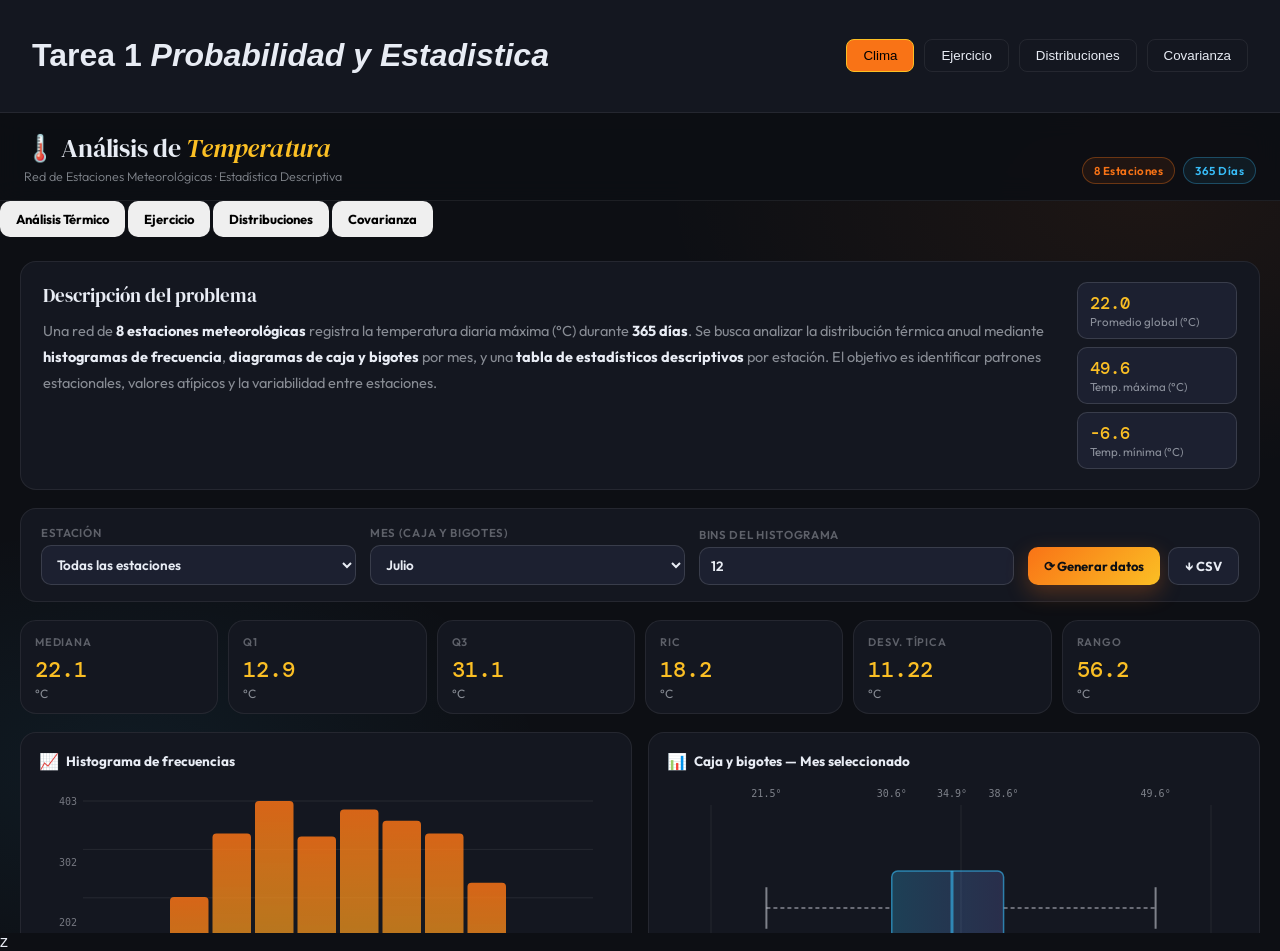
<file: index.html>
<!DOCTYPE html>
<html lang="es">
<head>
    <meta charset="UTF-8">
    <title>Dashboard Meteorológico</title>
    <link rel="stylesheet" href="style.css">
</head>
<body>
    <header>
        <div class="logo-area">
            <h1>Tarea 1 <em>Probabilidad y Estadistica</em></h1>
        </div>
        <nav class="tabs-nav">
            <button class="tab-btn active" onclick="navegar('clima.html', event)">Clima</button>
            <button class="tab-btn" onclick="navegar('ejercicio.html', event)">Ejercicio</button>
            <button class="tab-btn" onclick="navegar('distribuciones.html', event)">Distribuciones</button>
            <button class="tab-btn" onclick="navegar('covarianza.html', event)">Covarianza</button>
        </nav>
    </header>

    <main id="content-area">
        <iframe src="clima.html" id="main-frame" frameborder="0"></iframe>
    </main>

    <script src="script.js"></script>z
</body>
</html>
</file>
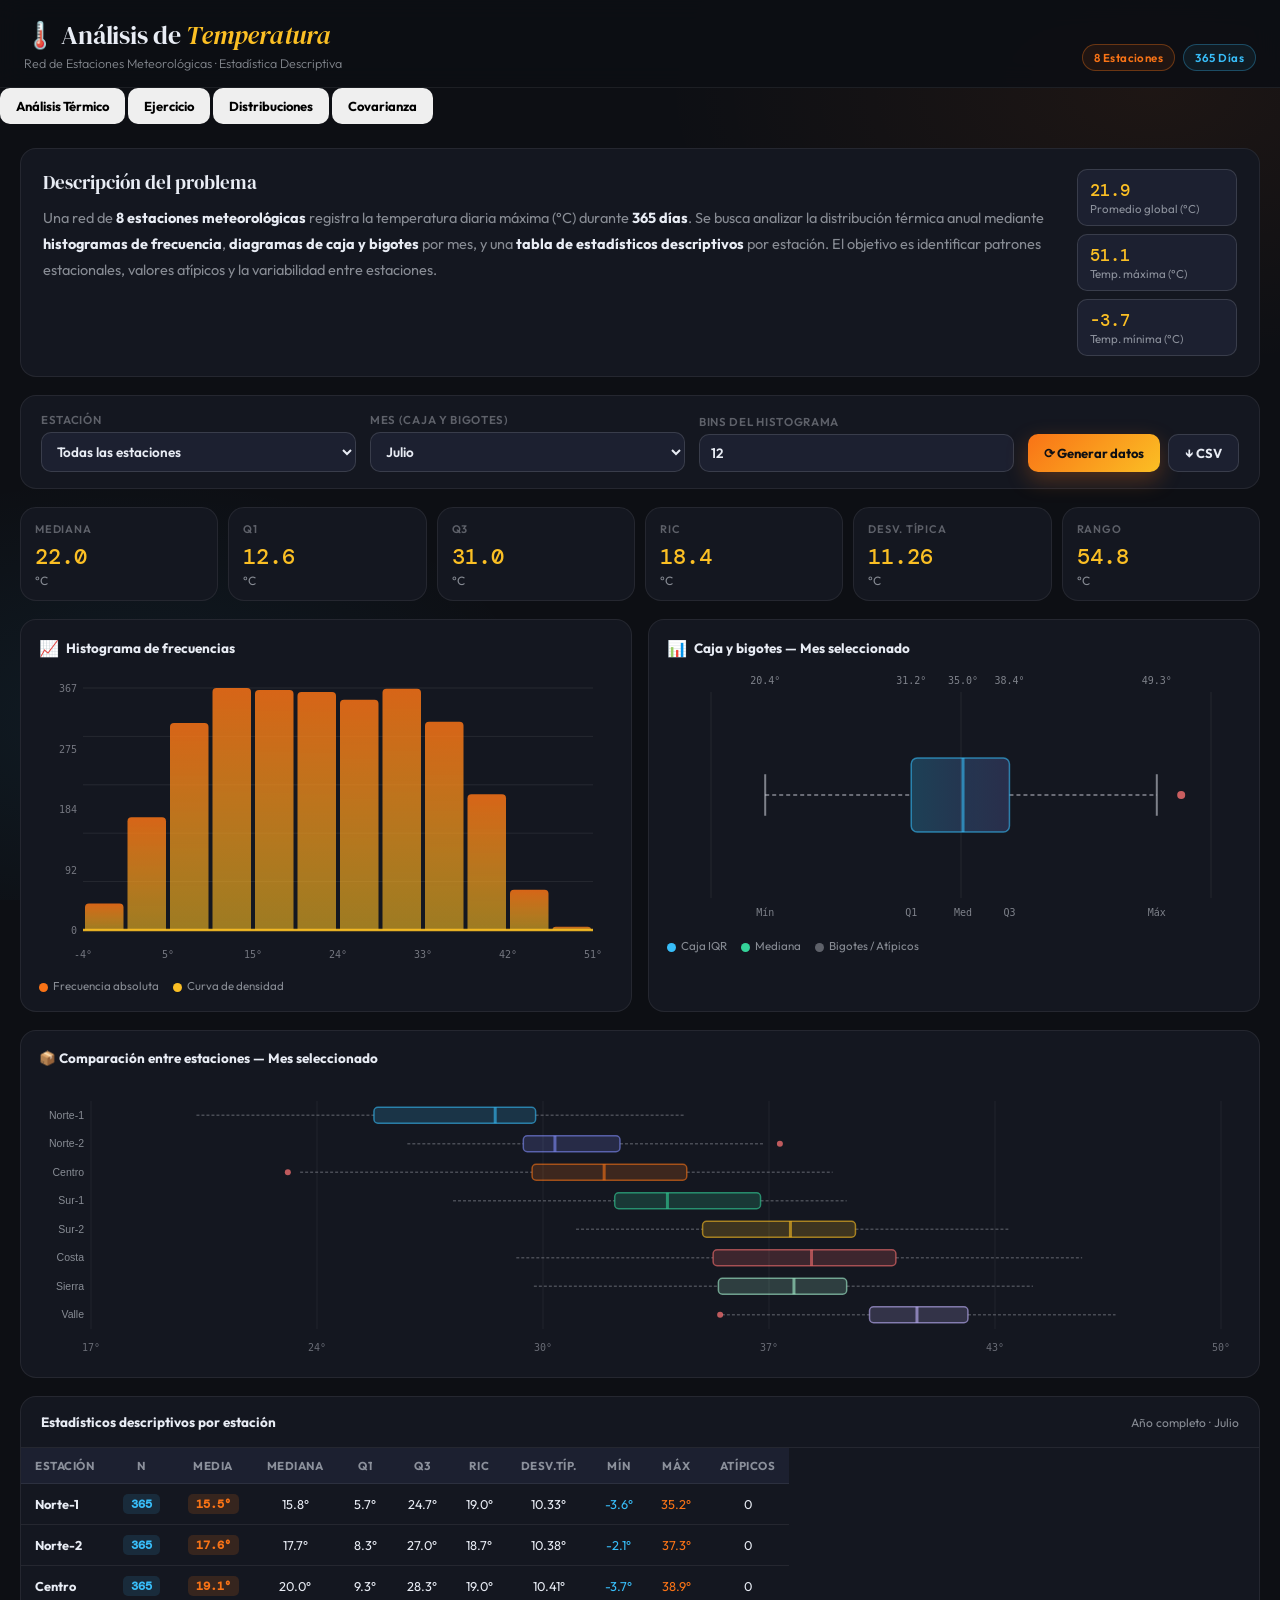
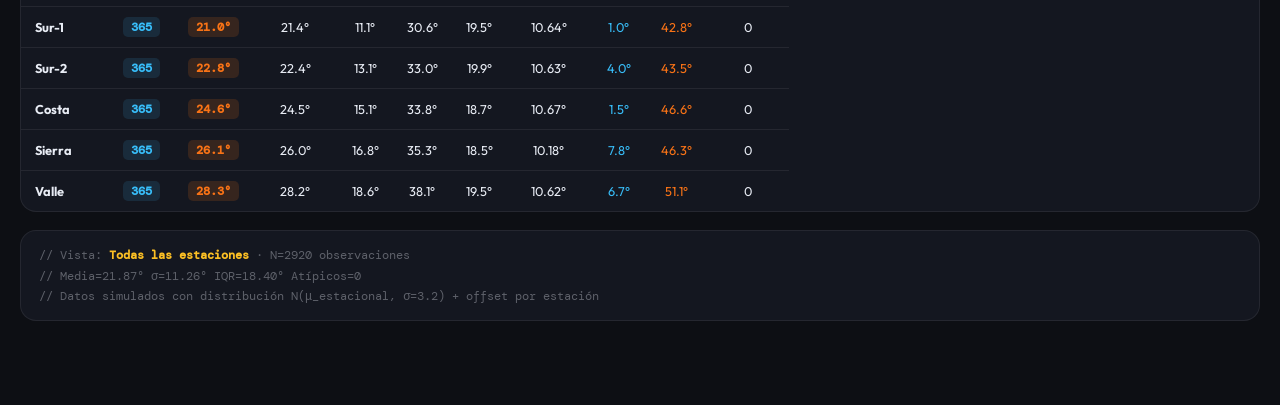
<file: clima.html>
<!DOCTYPE html>
<html lang="es">
<head>
<meta charset="UTF-8">
<meta name="viewport" content="width=device-width, initial-scale=1.0">
<title>Análisis de Temperatura — Estaciones Meteorológicas</title>
<link href="https://fonts.googleapis.com/css2?family=DM+Serif+Display:ital@0;1&family=DM+Mono:wght@400;500&family=Outfit:wght@300;400;600;700;900&display=swap" rel="stylesheet">

<style>
:root{
  --bg: #0d0f14;
  --surface: #141720;
  --surface2: #1c2030;
  --border: rgba(255,255,255,0.07);
  --border2: rgba(255,255,255,0.13);

  --text: #e8ecf4;
  --muted: rgba(232,236,244,0.55);
  --muted2: rgba(232,236,244,0.35);

  --accent: #f97316;        /* naranja cálido */
  --accent2: #fbbf24;       /* ámbar */
  --cool: #38bdf8;          /* azul frío */
  --cool2: #818cf8;         /* violeta */

  --ok: #34d399;
  --bad: #f87171;

  --r: 16px;
  --r-sm: 10px;
  --mono: 'DM Mono', monospace;

  --glow-warm: 0 0 32px rgba(249,115,22,0.22);
  --glow-cool: 0 0 32px rgba(56,189,248,0.18);
}

*{ box-sizing:border-box; margin:0; padding:0; }
html{ scroll-behavior:smooth; }

body{
  font-family: 'Outfit', sans-serif;
  background: var(--bg);
  color: var(--text);
  min-height: 100vh;
  padding-bottom: 60px;

  background-image:
    radial-gradient(ellipse 700px 400px at 90% 10%, rgba(249,115,22,0.07), transparent 70%),
    radial-gradient(ellipse 600px 350px at 10% 80%, rgba(56,189,248,0.07), transparent 70%);
  background-attachment: fixed;
}

/* ─────────────── HEADER ─────────────── */
header{
  border-bottom: 1px solid var(--border);
  padding: 20px 24px 16px;
  display: flex;
  align-items: flex-end;
  gap: 14px;
  flex-wrap: wrap;
  background: rgba(13,15,20,0.92);
  position: sticky;
  top: 0;
  z-index: 100;
  backdrop-filter: blur(12px);
}

.logo-area h1{
  font-family: 'DM Serif Display', serif;
  font-size: clamp(18px, 2.5vw, 26px);
  font-weight: 400;
  letter-spacing: -0.01em;
  line-height: 1.2;
}

.logo-area h1 em{
  font-style: italic;
  color: var(--accent2);
}

.logo-area p{
  font-size: 12.5px;
  color: var(--muted);
  margin-top: 4px;
  font-weight: 300;
}

.badges{
  display: flex;
  gap: 8px;
  flex-wrap: wrap;
  margin-left: auto;
  align-items: center;
}

.badge{
  font-size: 11.5px;
  font-weight: 600;
  padding: 5px 11px;
  border-radius: 999px;
  border: 1px solid;
  letter-spacing: 0.04em;
}

.badge-warm{
  color: var(--accent);
  border-color: rgba(249,115,22,0.35);
  background: rgba(249,115,22,0.08);
}

.badge-cool{
  color: var(--cool);
  border-color: rgba(56,189,248,0.30);
  background: rgba(56,189,248,0.07);
}

/* ─────────────── MAIN WRAP ─────────────── */
.wrap{
  max-width: 1280px;
  margin: 0 auto;
  padding: 24px 20px;
  display: grid;
  gap: 18px;
}

/* ─────────────── PROBLEMA / INTRO ─────────────── */
.intro{
  background: var(--surface);
  border: 1px solid var(--border);
  border-radius: var(--r);
  padding: 20px 22px;
  display: grid;
  grid-template-columns: 1fr auto;
  gap: 18px;
  align-items: start;
}

@media(max-width:680px){ .intro{ grid-template-columns:1fr; } }

.intro h2{
  font-family: 'DM Serif Display', serif;
  font-weight: 400;
  font-size: clamp(15px, 1.6vw, 19px);
  margin-bottom: 10px;
}

.intro p{
  font-size: clamp(13.2px, 0.9rem + 0.25vw, 14.5px);
  color: var(--muted);
  line-height: 1.8;
}

.intro p strong{ color: var(--text); font-weight: 700; }

.stat-chips{
  display: flex;
  flex-direction: column;
  gap: 8px;
  min-width: 160px;
}

.schip{
  background: var(--surface2);
  border: 1px solid var(--border2);
  border-radius: var(--r-sm);
  padding: 9px 12px;
  font-size: 12.2px;
}

.schip .sv{
  font-family: var(--mono);
  font-size: 17px;
  font-weight: 500;
  color: var(--accent2);
  display: block;
}

.schip .sl{ color: var(--muted); font-size: 11.5px; margin-top: 2px; }

/* ─────────────── CONTROLES ─────────────── */
.ctrl-bar{
  background: var(--surface);
  border: 1px solid var(--border);
  border-radius: var(--r);
  padding: 16px 20px;
  display: flex;
  gap: 14px;
  flex-wrap: wrap;
  align-items: flex-end;
}

.ctrl-group{
  display: flex;
  flex-direction: column;
  gap: 5px;
  flex: 1 1 140px;
}

label{
  font-size: 11.5px;
  font-weight: 600;
  color: var(--muted2);
  letter-spacing: 0.06em;
  text-transform: uppercase;
}

select, input[type="number"]{
  background: var(--surface2);
  border: 1px solid var(--border2);
  color: var(--text);
  border-radius: var(--r-sm);
  padding: 9px 11px;
  font-family: 'Outfit', sans-serif;
  font-size: 13.5px;
  font-weight: 600;
  outline: none;
  transition: border-color .15s, box-shadow .15s;
}

select:focus, input:focus{
  border-color: rgba(249,115,22,0.55);
  box-shadow: 0 0 0 3px rgba(249,115,22,0.12);
}

.btn-row{
  display: flex;
  gap: 8px;
  flex-wrap: wrap;
}

button{
  cursor: pointer;
  border: none;
  border-radius: var(--r-sm);
  padding: 10px 16px;
  font-family: 'Outfit', sans-serif;
  font-size: 13px;
  font-weight: 700;
  transition: filter .12s, transform .08s, box-shadow .12s;
}

button:active{ transform: translateY(1px); }

.btn-primary{
  background: linear-gradient(135deg, var(--accent), var(--accent2));
  color: #0d0f14;
  box-shadow: 0 8px 22px rgba(249,115,22,0.28);
}

.btn-primary:hover{ filter: brightness(1.08); }

.btn-sec{
  background: var(--surface2);
  color: var(--text);
  border: 1px solid var(--border2);
}

.btn-sec:hover{ border-color: rgba(255,255,255,0.2); }

/* ─────────────── KPI ROW ─────────────── */
.kpi-row{
  display: grid;
  grid-template-columns: repeat(auto-fit, minmax(130px, 1fr));
  gap: 10px;
}

.kpi-box{
  background: var(--surface);
  border: 1px solid var(--border);
  border-radius: var(--r);
  padding: 14px 14px 12px;
  transition: border-color .2s, box-shadow .2s;
}

.kpi-box:hover{
  border-color: rgba(249,115,22,0.3);
  box-shadow: var(--glow-warm);
}

.kpi-box .kl{ font-size: 11px; color: var(--muted2); font-weight: 600; letter-spacing: 0.07em; text-transform: uppercase; }
.kpi-box .kv{ font-family: var(--mono); font-size: 22px; font-weight: 500; margin-top: 6px; color: var(--accent2); }
.kpi-box .ku{ font-size: 12px; color: var(--muted); margin-top: 2px; }

/* ─────────────── CHARTS GRID ─────────────── */
.charts-grid{
  display: grid;
  grid-template-columns: 1fr 1fr;
  gap: 16px;
}

@media(max-width:860px){ .charts-grid{ grid-template-columns:1fr; } }

.chart-card{
  background: var(--surface);
  border: 1px solid var(--border);
  border-radius: var(--r);
  padding: 18px;
  display: flex;
  flex-direction: column;
  gap: 10px;
}

.chart-card h3{
  font-size: 13.5px;
  font-weight: 700;
  color: var(--text);
  display: flex;
  align-items: center;
  gap: 7px;
}

.chart-card h3 span{
  font-size: 16px;
}

canvas{
  display: block;
  width: 100%;
  height: clamp(220px, 28vw, 300px);
  background: transparent;
  border-radius: var(--r-sm);
}

.legend{
  display: flex;
  gap: 14px;
  flex-wrap: wrap;
  font-size: 11.5px;
  color: var(--muted);
}

.dot{
  display: inline-block;
  width: 9px; height: 9px;
  border-radius: 50%;
  margin-right: 5px;
  vertical-align: middle;
}

/* ─────────────── TABLE SECTION ─────────────── */
.table-wrap{
  background: var(--surface);
  border: 1px solid var(--border);
  border-radius: var(--r);
  overflow: hidden;
}

.table-head{
  padding: 16px 20px;
  border-bottom: 1px solid var(--border);
  font-size: 13.5px;
  font-weight: 700;
  display: flex;
  justify-content: space-between;
  align-items: center;
}

table{
  width: 100%;
  border-collapse: collapse;
  display: block;
  overflow-x: auto;
  -webkit-overflow-scrolling: touch;
}

th, td{
  padding: 10px 14px;
  text-align: center;
  font-size: 12.8px;
  white-space: nowrap;
  border-bottom: 1px solid var(--border);
}

th{
  background: var(--surface2);
  font-weight: 700;
  font-size: 11.5px;
  letter-spacing: 0.05em;
  color: var(--muted);
  text-transform: uppercase;
}

tr:last-child td{ border-bottom: none; }
tr:hover td{ background: rgba(255,255,255,0.025); }

.chip-warm{
  display: inline-block;
  background: rgba(249,115,22,0.15);
  color: var(--accent);
  border-radius: 5px;
  padding: 2px 8px;
  font-size: 12px;
  font-weight: 700;
  font-family: var(--mono);
}

.chip-cool{
  display: inline-block;
  background: rgba(56,189,248,0.12);
  color: var(--cool);
  border-radius: 5px;
  padding: 2px 8px;
  font-size: 12px;
  font-weight: 700;
  font-family: var(--mono);
}

/* ─────────────── BOXPLOT CUSTOM ─────────────── */
.boxplot-row{
  background: var(--surface);
  border: 1px solid var(--border);
  border-radius: var(--r);
  padding: 18px;
}

.boxplot-row h3{
  font-size: 13.5px;
  font-weight: 700;
  margin-bottom: 12px;
}

canvas#box{
  height: clamp(180px, 22vw, 260px);
}

/* ─────────────── FOOTER MONO ─────────────── */
.footer-note{
  background: var(--surface);
  border: 1px solid var(--border);
  border-radius: var(--r);
  padding: 14px 18px;
  font-family: var(--mono);
  font-size: 12px;
  color: var(--muted2);
  line-height: 1.7;
}

/* responsive tweaks */
@media(max-width:520px){
  .wrap{ padding: 16px 14px; }
  .intro{ padding: 16px; }
}

@media(prefers-reduced-motion: reduce){
  *{ transition: none !important; }
}
</style>
</head>

<body>

<header>
  <div class="logo-area">
    <h1>🌡️ Análisis de <em>Temperatura</em></h1>
    <p>Red de Estaciones Meteorológicas · Estadística Descriptiva</p>
  </div>
  <div class="badges">
    <span class="badge badge-warm">8 Estaciones</span>
    <span class="badge badge-cool">365 Días</span>
  </div>
</header>


<nav class="tabs-nav">
  <button class="tab-btn active" onclick="openTab(event, 'tab-analisis')">Análisis Térmico</button>
  <button class="tab-btn" onclick="openTab(event, 'tab-ejercicio')">Ejercicio</button>
  <button class="tab-btn" onclick="openTab(event, 'tab-distribuciones')">Distribuciones</button>
  <button class="tab-btn" onclick="openTab(event, 'tab-covarianza')">Covarianza</button>
</nav>

<div id="tab-analisis" class="tab-content active">
   </div>

<div class="wrap">

  <!-- INTRO -->
  <div class="intro">
    <div>
      <h2>Descripción del problema</h2>
      <p>
        Una red de <strong>8 estaciones meteorológicas</strong> registra la temperatura diaria máxima (°C)
        durante <strong>365 días</strong>. Se busca analizar la distribución térmica anual mediante
        <strong>histogramas de frecuencia</strong>, <strong>diagramas de caja y bigotes</strong> por mes,
        y una <strong>tabla de estadísticos descriptivos</strong> por estación.
        El objetivo es identificar patrones estacionales, valores atípicos y la variabilidad entre estaciones.
      </p>
    </div>
    <div class="stat-chips" id="statChips">
      <div class="schip"><span class="sv" id="sc1">—</span><span class="sl">Promedio global (°C)</span></div>
      <div class="schip"><span class="sv" id="sc2">—</span><span class="sl">Temp. máxima (°C)</span></div>
      <div class="schip"><span class="sv" id="sc3">—</span><span class="sl">Temp. mínima (°C)</span></div>
    </div>
  </div>

  <!-- CONTROLES -->
  <div class="ctrl-bar">
    <div class="ctrl-group">
      <label>Estación</label>
      <select id="selEstacion" onchange="actualizarVistas()">
        <option value="all">Todas las estaciones</option>
      </select>
    </div>
    <div class="ctrl-group">
      <label>Mes (caja y bigotes)</label>
      <select id="selMes" onchange="actualizarVistas()"></select>
    </div>
    <div class="ctrl-group">
      <label>Bins del histograma</label>
      <input type="number" id="inputBins" value="12" min="5" max="30" onchange="actualizarVistas()">
    </div>
    <div class="btn-row">
      <button class="btn-primary" onclick="generarDatos()">⟳ Generar datos</button>
      <button class="btn-sec" onclick="exportarCSV()">↓ CSV</button>
    </div>
  </div>

  <!-- KPI ROW -->
  <div class="kpi-row" id="kpiRow">
    <div class="kpi-box"><div class="kl">Mediana</div><div class="kv" id="kv1">—</div><div class="ku">°C</div></div>
    <div class="kpi-box"><div class="kl">Q1</div><div class="kv" id="kv2">—</div><div class="ku">°C</div></div>
    <div class="kpi-box"><div class="kl">Q3</div><div class="kv" id="kv3">—</div><div class="ku">°C</div></div>
    <div class="kpi-box"><div class="kl">RIC</div><div class="kv" id="kv4">—</div><div class="ku">°C</div></div>
    <div class="kpi-box"><div class="kl">Desv. típica</div><div class="kv" id="kv5">—</div><div class="ku">°C</div></div>
    <div class="kpi-box"><div class="kl">Rango</div><div class="kv" id="kv6">—</div><div class="ku">°C</div></div>
  </div>

  <!-- CHARTS -->
  <div class="charts-grid">
    <div class="chart-card">
      <h3><span>📈</span> Histograma de frecuencias</h3>
      <canvas id="hist"></canvas>
      <div class="legend">
        <span><span class="dot" style="background:var(--accent)"></span>Frecuencia absoluta</span>
        <span><span class="dot" style="background:var(--accent2)"></span>Curva de densidad</span>
      </div>
    </div>

    <div class="chart-card">
      <h3><span>📊</span> Caja y bigotes — Mes seleccionado</h3>
      <canvas id="box"></canvas>
      <div class="legend" id="boxLegend">
        <span><span class="dot" style="background:var(--cool)"></span>Caja IQR</span>
        <span><span class="dot" style="background:var(--ok)"></span>Mediana</span>
        <span><span class="dot" style="background:var(--muted2)"></span>Bigotes / Atípicos</span>
      </div>
    </div>
  </div>

  <!-- BOX POR ESTACIÓN (mes seleccionado) -->
  <div class="boxplot-row">
    <h3>📦 Comparación entre estaciones — Mes seleccionado</h3>
    <canvas id="boxCompar" style="height:clamp(200px,25vw,280px)"></canvas>
  </div>

  <!-- TABLA -->
  <div class="table-wrap">
    <div class="table-head">
      <span>Estadísticos descriptivos por estación</span>
      <span style="font-size:12px;font-weight:400;color:var(--muted)" id="labelMes"></span>
    </div>
    <table id="tbl">
      <thead><tr id="tHead"></tr></thead>
      <tbody id="tBody"></tbody>
    </table>
  </div>

  <!-- FOOTER NOTE -->
  <div class="footer-note" id="footerNote">
    // Los datos son simulados con distribución normal por temporada<br>
    // Carga inicial: generando valores aleatorios...
  </div>

</div>

<script>
/* ===== CONFIGURACIÓN ===== */
const N_EST   = 8;
const N_DIAS  = 365;
const NOMBRES = ["Norte-1","Norte-2","Centro","Sur-1","Sur-2","Costa","Sierra","Valle"];
const MESES   = ["Enero","Febrero","Marzo","Abril","Mayo","Junio",
                 "Julio","Agosto","Septiembre","Octubre","Noviembre","Diciembre"];
const DIAS_MES= [31,28,31,30,31,30,31,31,30,31,30,31];

/* data[estacion][dia] = temperatura */
let data = [];

/* ===== UTILIDADES ESTADÍSTICAS ===== */
const suma   = a => a.reduce((s,v)=>s+v,0);
const media  = a => suma(a)/a.length;
const ord    = a => [...a].sort((x,y)=>x-y);

function cuantil(arr, p){
  const s=ord(arr), n=s.length;
  const pos = p*(n-1);
  const lo=Math.floor(pos), hi=Math.ceil(pos);
  if(lo===hi) return s[lo];
  return s[lo]*(hi-pos) + s[hi]*(pos-lo);
}

function desv(arr){
  const m=media(arr);
  return Math.sqrt(arr.reduce((s,v)=>s+(v-m)**2,0)/arr.length);
}

function boxStats(arr){
  const s=ord(arr);
  const q1=cuantil(s,0.25), q2=cuantil(s,0.50), q3=cuantil(s,0.75);
  const iqr=q3-q1;
  const wLo=Math.max(s[0], q1-1.5*iqr);
  const wHi=Math.min(s[s.length-1], q3+1.5*iqr);
  const out=s.filter(v=>v<wLo||v>wHi);
  return {q1,q2,q3,iqr,wLo,wHi,min:s[0],max:s[s.length-1],out};
}

/* ===== GENERACIÓN DE DATOS ===== */
function randn(){
  let u=0,v=0;
  while(!u) u=Math.random();
  while(!v) v=Math.random();
  return Math.sqrt(-2*Math.log(u))*Math.cos(2*Math.PI*v);
}

/* Temperatura base por día del año (patrón sinusoidal) */
function tempBase(dia){
  /* pico en julio ~día 196, mín en enero */
  return 22 + 14*Math.sin(2*Math.PI*(dia-80)/365);
}

function generarDatos(){
  data = [];
  for(let e=0;e<N_EST;e++){
    let fila=[];
    /* cada estación tiene un offset propio */
    const offset = (e-3.5)*1.8;
    for(let d=0;d<N_DIAS;d++){
      const base = tempBase(d) + offset;
      const temp = base + randn()*3.2;
      fila.push(+temp.toFixed(1));
    }
    data.push(fila);
  }
  llenarSelects();
  actualizarVistas();
}

/* ===== SELECTS ===== */
function llenarSelects(){
  const selE=document.getElementById("selEstacion");
  selE.innerHTML="<option value='all'>Todas las estaciones</option>";
  NOMBRES.forEach((n,i)=>{
    let op=document.createElement("option");
    op.value=i; op.text=n; selE.appendChild(op);
  });

  const selM=document.getElementById("selMes");
  selM.innerHTML="";
  MESES.forEach((m,i)=>{
    let op=document.createElement("option");
    op.value=i; op.text=m; selM.appendChild(op);
  });
  selM.value=6; /* julio por defecto */
}

/* ===== DATOS FILTRADOS ===== */
function datosEstacion(e){
  return e==="all" ? data.flat() : data[parseInt(e)];
}

function datosMes(e,m){
  /* offset de inicio del mes m en el año */
  let inicio=0;
  for(let i=0;i<m;i++) inicio+=DIAS_MES[i];
  const len=DIAS_MES[m];
  if(e==="all"){
    return data.map(fila=>fila.slice(inicio,inicio+len)).flat();
  }
  return data[parseInt(e)].slice(inicio,inicio+len);
}

/* ===== ACTUALIZAR TODO ===== */
function actualizarVistas(){
  const eVal=document.getElementById("selEstacion").value;
  const mVal=parseInt(document.getElementById("selMes").value);
  const bins=Math.max(5,Math.min(30,parseInt(document.getElementById("inputBins").value)||12));

  const todosDatos = datosEstacion(eVal);
  const messDatos  = datosMes(eVal, mVal);

  actualizarKPI(todosDatos);
  actualizarChips(todosDatos);
  dibujarHist(todosDatos, bins);
  dibujarBox(messDatos);
  dibujarBoxCompar(mVal);
  actualizarTabla();
  document.getElementById("labelMes").textContent = "Año completo · "+MESES[mVal];
  actualizarFooter(todosDatos, eVal);
}

/* ===== KPI ===== */
function actualizarKPI(arr){
  const b=boxStats(arr);
  const d=desv(arr);
  document.getElementById("kv1").textContent=b.q2.toFixed(1);
  document.getElementById("kv2").textContent=b.q1.toFixed(1);
  document.getElementById("kv3").textContent=b.q3.toFixed(1);
  document.getElementById("kv4").textContent=b.iqr.toFixed(1);
  document.getElementById("kv5").textContent=d.toFixed(2);
  document.getElementById("kv6").textContent=(b.max-b.min).toFixed(1);
}

function actualizarChips(arr){
  const m=media(arr), mx=Math.max(...arr), mn=Math.min(...arr);
  document.getElementById("sc1").textContent=m.toFixed(1);
  document.getElementById("sc2").textContent=mx.toFixed(1);
  document.getElementById("sc3").textContent=mn.toFixed(1);
}

/* ===== HISTOGRAMA ===== */
function dibujarHist(vals, bins){
  const c=document.getElementById("hist");
  const ctx=c.getContext("2d");
  c.width=c.offsetWidth||600; c.height=c.offsetHeight||280;
  ctx.clearRect(0,0,c.width,c.height);

  const mn=Math.min(...vals), mx=Math.max(...vals);
  const ancho_bin=(mx-mn)/bins;
  const cont=new Array(bins).fill(0);
  vals.forEach(v=>{
    const i=Math.min(Math.floor((v-mn)/ancho_bin), bins-1);
    cont[i]++;
  });
  const maxC=Math.max(...cont);

  const pad={top:20,right:20,bot:38,left:44};
  const W=c.width-pad.left-pad.right;
  const H=c.height-pad.top-pad.bot;

  /* ejes */
  ctx.strokeStyle="rgba(255,255,255,0.08)";
  ctx.lineWidth=1;
  for(let g=0;g<=5;g++){
    const y=pad.top+H*(1-g/5);
    ctx.beginPath(); ctx.moveTo(pad.left,y); ctx.lineTo(pad.left+W,y); ctx.stroke();
  }

  const bw=W/bins;

  /* barras */
  cont.forEach((v,i)=>{
    const h=(v/maxC)*H;
    const x=pad.left+i*bw, y=pad.top+H-h;

    const grad=ctx.createLinearGradient(0,y,0,y+h);
    grad.addColorStop(0,"rgba(249,115,22,0.85)");
    grad.addColorStop(1,"rgba(251,191,36,0.60)");
    ctx.fillStyle=grad;
    ctx.beginPath();
    ctx.roundRect(x+2, y, bw-4, h, [4,4,0,0]);
    ctx.fill();
  });

  /* curva de densidad (KDE suave) */
  const paso=W/(bins*4);
  ctx.beginPath();
  ctx.strokeStyle="rgba(251,191,36,0.90)";
  ctx.lineWidth=2.5;
  let first=true;
  for(let p=0;p<=bins*4;p++){
    const xv=mn + (p/(bins*4))*(mx-mn);
    /* KDE gaussiano simplificado */
    const h_bw=(mx-mn)*0.08;
    let dens=0;
    vals.forEach(v=>{ dens+=Math.exp(-0.5*((xv-v)/h_bw)**2)/(h_bw*Math.sqrt(2*Math.PI)); });
    dens/=vals.length;
    const scale=maxC/vals.length*(mx-mn)/bins;
    const yy=pad.top+H-(dens*scale/maxC)*H;
    if(first){ ctx.moveTo(pad.left+p*paso,yy); first=false; }
    else ctx.lineTo(pad.left+p*paso,yy);
  }
  ctx.stroke();

  /* etiquetas eje X */
  ctx.fillStyle="rgba(232,236,244,0.45)";
  ctx.font="10px 'DM Mono',monospace";
  ctx.textAlign="center";
  for(let i=0;i<=bins;i+=Math.ceil(bins/6)){
    const lbl=(mn+i*ancho_bin).toFixed(0)+"°";
    ctx.fillText(lbl, pad.left+i*bw, c.height-10);
  }

  /* etiquetas eje Y */
  ctx.textAlign="right";
  for(let g=0;g<=4;g++){
    const val=Math.round(maxC*g/4);
    ctx.fillText(val, pad.left-6, pad.top+H*(1-g/4)+4);
  }
}

/* ===== BOX PRINCIPAL ===== */
function dibujarBox(vals){
  const c=document.getElementById("box");
  const ctx=c.getContext("2d");
  c.width=c.offsetWidth||600; c.height=c.offsetHeight||260;
  ctx.clearRect(0,0,c.width,c.height);

  const b=boxStats(vals);
  const pad={top:24,right:30,bot:30,left:44};
  const W=c.width-pad.left-pad.right;
  const H=c.height-pad.top-pad.bot;

  const mn=b.wLo-4, mx=b.wHi+4;
  const sc=v=>pad.left + (v-mn)/(mx-mn)*W;

  /* grid */
  ctx.strokeStyle="rgba(255,255,255,0.07)";
  ctx.lineWidth=1;
  [mn,(mn+mx)/2,mx].forEach(v=>{
    ctx.beginPath(); ctx.moveTo(sc(v),pad.top); ctx.lineTo(sc(v),pad.top+H); ctx.stroke();
  });

  const cy=pad.top+H/2;
  const boxH=H*0.36;

  /* bigotes */
  ctx.strokeStyle="rgba(232,236,244,0.40)";
  ctx.lineWidth=2;
  ctx.setLineDash([4,3]);
  ctx.beginPath(); ctx.moveTo(sc(b.wLo),cy); ctx.lineTo(sc(b.q1),cy); ctx.stroke();
  ctx.beginPath(); ctx.moveTo(sc(b.q3),cy); ctx.lineTo(sc(b.wHi),cy); ctx.stroke();
  ctx.setLineDash([]);

  /* tapas bigotes */
  [[b.wLo],[b.wHi]].forEach(([v])=>{
    ctx.strokeStyle="rgba(232,236,244,0.50)";
    ctx.lineWidth=2;
    ctx.beginPath();
    ctx.moveTo(sc(v), cy-boxH*0.28);
    ctx.lineTo(sc(v), cy+boxH*0.28);
    ctx.stroke();
  });

  /* caja */
  const grad=ctx.createLinearGradient(sc(b.q1),0,sc(b.q3),0);
  grad.addColorStop(0,"rgba(56,189,248,0.25)");
  grad.addColorStop(1,"rgba(129,140,248,0.20)");
  ctx.fillStyle=grad;
  ctx.strokeStyle="rgba(56,189,248,0.60)";
  ctx.lineWidth=1.5;
  ctx.beginPath();
  ctx.roundRect(sc(b.q1), cy-boxH/2, sc(b.q3)-sc(b.q1), boxH, 6);
  ctx.fill(); ctx.stroke();

  /* mediana */
  ctx.strokeStyle="var(--ok)";
  ctx.lineWidth=3;
  ctx.beginPath();
  ctx.moveTo(sc(b.q2), cy-boxH/2);
  ctx.lineTo(sc(b.q2), cy+boxH/2);
  ctx.stroke();

  /* atípicos */
  b.out.forEach(v=>{
    ctx.beginPath();
    ctx.arc(sc(v), cy, 4, 0, Math.PI*2);
    ctx.fillStyle="rgba(248,113,113,0.80)";
    ctx.fill();
  });

  /* etiquetas */
  ctx.fillStyle="rgba(232,236,244,0.50)";
  ctx.font="10px 'DM Mono',monospace";
  ctx.textAlign="center";
  [[b.wLo,"Mín"],[b.q1,"Q1"],[b.q2,"Med"],[b.q3,"Q3"],[b.wHi,"Máx"]].forEach(([v,lbl])=>{
    ctx.fillText(lbl,sc(v),pad.top+H+18);
    ctx.fillText(v.toFixed(1)+"°",sc(v),pad.top-8);
  });
}

/* ===== BOX COMPARATIVO POR ESTACIÓN ===== */
function dibujarBoxCompar(mes){
  const c=document.getElementById("boxCompar");
  const ctx=c.getContext("2d");
  c.width=c.offsetWidth||900; c.height=c.offsetHeight||240;
  ctx.clearRect(0,0,c.width,c.height);

  const boxs=NOMBRES.map((_,e)=>boxStats(datosMes(e,mes)));
  const allVals=boxs.map(b=>[b.wLo,b.wHi]).flat();
  const mn=Math.min(...allVals)-3, mx=Math.max(...allVals)+3;

  const pad={top:22,right:20,bot:30,left:52};
  const W=c.width-pad.left-pad.right;
  const H=c.height-pad.top-pad.bot;

  const sc=v=>pad.left+(v-mn)/(mx-mn)*W;
  const rowH=H/N_EST;

  /* grid */
  ctx.strokeStyle="rgba(255,255,255,0.06)";
  ctx.lineWidth=1;
  for(let g=0;g<=5;g++){
    const x=pad.left+g*W/5;
    ctx.beginPath(); ctx.moveTo(x,pad.top); ctx.lineTo(x,pad.top+H); ctx.stroke();
  }

  const COLORS_BOX=[
    "rgba(56,189,248,0.60)","rgba(129,140,248,0.60)","rgba(249,115,22,0.60)",
    "rgba(52,211,153,0.60)","rgba(251,191,36,0.60)","rgba(248,113,113,0.60)",
    "rgba(167,243,208,0.60)","rgba(196,181,253,0.60)"
  ];

  boxs.forEach((b,i)=>{
    const cy=pad.top+rowH*(i+0.5);
    const bH=rowH*0.28;

    /* etiqueta estación */
    ctx.fillStyle="rgba(232,236,244,0.55)";
    ctx.font="10.5px 'Outfit',sans-serif";
    ctx.textAlign="right";
    ctx.fillText(NOMBRES[i], pad.left-7, cy+3.5);

    /* bigotes */
    ctx.strokeStyle="rgba(232,236,244,0.25)";
    ctx.lineWidth=1.5;
    ctx.setLineDash([3,2]);
    ctx.beginPath(); ctx.moveTo(sc(b.wLo),cy); ctx.lineTo(sc(b.q1),cy); ctx.stroke();
    ctx.beginPath(); ctx.moveTo(sc(b.q3),cy); ctx.lineTo(sc(b.wHi),cy); ctx.stroke();
    ctx.setLineDash([]);

    /* caja */
    ctx.fillStyle=COLORS_BOX[i].replace("0.60","0.18");
    ctx.strokeStyle=COLORS_BOX[i];
    ctx.lineWidth=1.5;
    ctx.beginPath();
    ctx.roundRect(sc(b.q1), cy-bH, sc(b.q3)-sc(b.q1), bH*2, 4);
    ctx.fill(); ctx.stroke();

    /* mediana */ 
    ctx.strokeStyle=COLORS_BOX[i];
    ctx.lineWidth=3;
    ctx.beginPath(); ctx.moveTo(sc(b.q2),cy-bH); ctx.lineTo(sc(b.q2),cy+bH); ctx.stroke();

    /* atípicos */
    b.out.forEach(v=>{
      ctx.beginPath();
      ctx.arc(sc(v), cy, 3, 0, Math.PI*2);
      ctx.fillStyle="rgba(248,113,113,0.75)";
      ctx.fill();
    });
  });

  /* eje X etiquetas */
  ctx.fillStyle="rgba(232,236,244,0.40)";
  ctx.font="10px 'DM Mono',monospace";
  ctx.textAlign="center";
  for(let g=0;g<=5;g++){
    const v=(mn+g*(mx-mn)/5).toFixed(0)+"°";
    ctx.fillText(v, pad.left+g*W/5, c.height-8);
  }
}

/* ===== TABLA ===== */
function actualizarTabla(){
  const head=document.getElementById("tHead");
  const body=document.getElementById("tBody");

  head.innerHTML=`<th>Estación</th><th>N</th><th>Media</th><th>Mediana</th>
    <th>Q1</th><th>Q3</th><th>RIC</th><th>Desv.Típ.</th><th>Mín</th><th>Máx</th><th>Atípicos</th>`;

  body.innerHTML="";
  NOMBRES.forEach((nombre,e)=>{
    const arr=data[e];
    const b=boxStats(arr);
    const m=media(arr);
    const d=desv(arr);
    const tr=document.createElement("tr");
    tr.innerHTML=`
      <td style="text-align:left;font-weight:700">${nombre}</td>
      <td><span class="chip-cool">${arr.length}</span></td>
      <td><span class="chip-warm">${m.toFixed(1)}°</span></td>
      <td>${b.q2.toFixed(1)}°</td>
      <td>${b.q1.toFixed(1)}°</td>
      <td>${b.q3.toFixed(1)}°</td>
      <td>${b.iqr.toFixed(1)}°</td>
      <td>${d.toFixed(2)}°</td>
      <td style="color:var(--cool)">${b.min.toFixed(1)}°</td>
      <td style="color:var(--accent)">${b.max.toFixed(1)}°</td>
      <td>${b.out.length}</td>
    `;
    body.appendChild(tr);
  });
}

/* ===== FOOTER ===== */
function actualizarFooter(arr, eVal){
  const m=media(arr), d=desv(arr), b=boxStats(arr);
  const est=eVal==="all" ? "Todas las estaciones" : NOMBRES[parseInt(eVal)];
  document.getElementById("footerNote").innerHTML=
    `// Vista: <strong style="color:var(--accent2)">${est}</strong> · N=${arr.length} observaciones<br>` +
    `// Media=${m.toFixed(2)}°  σ=${d.toFixed(2)}°  IQR=${b.iqr.toFixed(2)}°  Atípicos=${b.out.length}<br>` +
    `// Datos simulados con distribución N(μ_estacional, σ=3.2) + offset por estación`;
}

/* ===== EXPORT CSV ===== */
function exportarCSV(){
  let csv="Estacion,Dia,Temperatura\n";
  NOMBRES.forEach((nombre,e)=>{
    data[e].forEach((v,d)=>{ csv+=`${nombre},${d+1},${v}\n`; });
  });
  const blob=new Blob([csv],{type:"text/csv"});
  const a=document.createElement("a");
  a.href=URL.createObjectURL(blob);
  a.download="temperaturas.csv";
  a.click();
}

/* ===== INIT ===== */
generarDatos();

/* Redibujar al resize */
let resizeTimer;
window.addEventListener("resize", ()=>{
  clearTimeout(resizeTimer);
  resizeTimer=setTimeout(actualizarVistas, 120);
});
</script>

</body>
</html>
</file>
<file: style.css>
:root {
    --bg: #0d0f14; --surface: #141720; --text: #e8ecf4;
    --accent: #f97316; --accent2: #fbbf24; --border: rgba(255,255,255,0.07);
}
body { font-family: 'Outfit', sans-serif; background: var(--bg); color: var(--text); margin: 0; }
header { 
    display: flex; align-items: center; justify-content: space-between;
    padding: 1rem 2rem; background: var(--surface); border-bottom: 1px solid var(--border);
}
.tabs-nav { display: flex; gap: 10px; }
.tab-btn {
    background: transparent; color: var(--text); border: 1px solid var(--border);
    padding: 8px 16px; cursor: pointer; border-radius: 8px; transition: 0.3s;
}
.tab-btn.active { background: var(--accent); border-color: var(--accent2); color: #000; }
#content-area { height: calc(100vh - 80px); width: 100%; }
iframe { width: 100%; height: 100%; border: none; }
</file>
